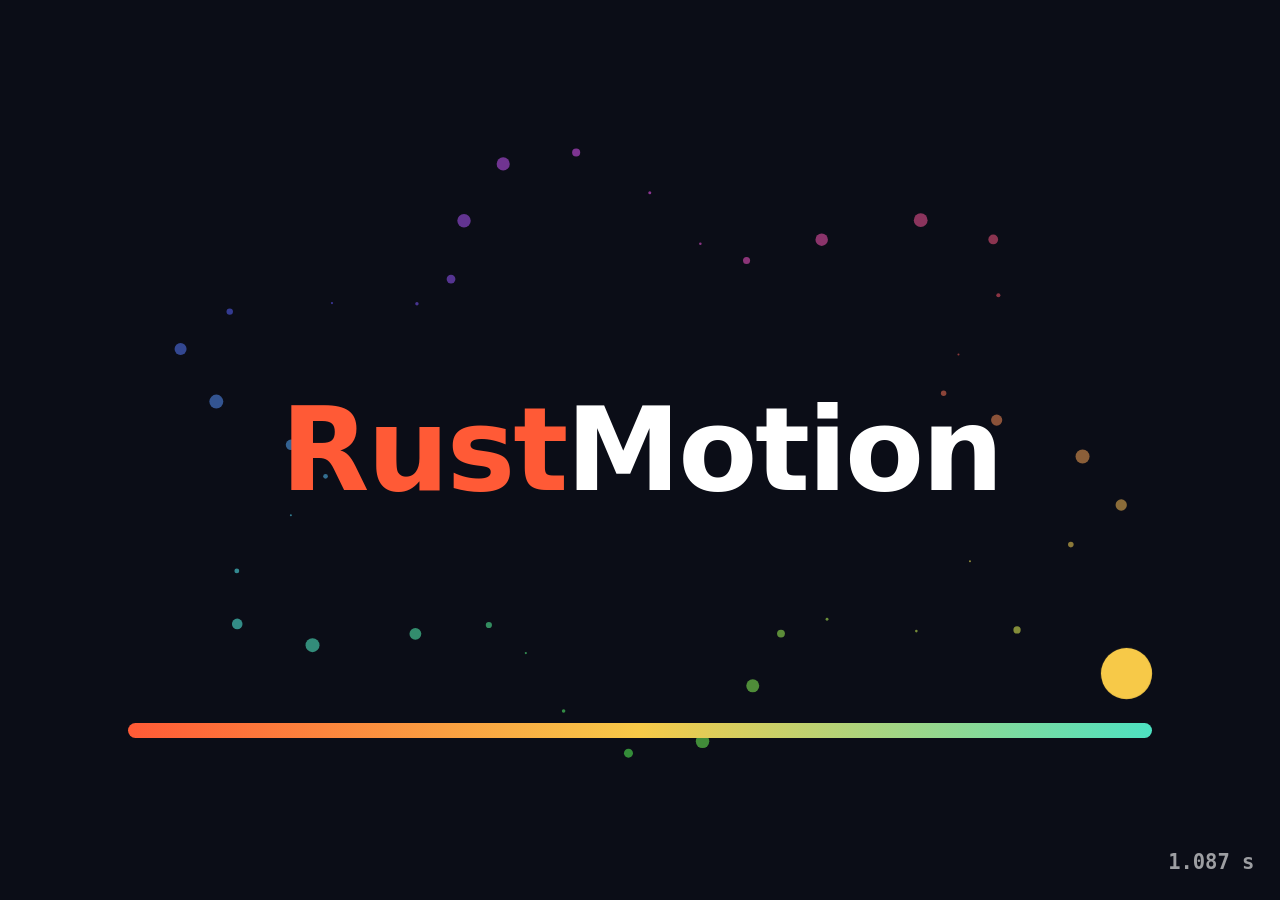
<file: examples/demo.html>
<!doctype html>
<html lang="fr">
<head>
<meta charset="utf-8">
<title>RustMotion — démo</title>
<!-- Réglages lus par RustMotion (optionnels) -->
<meta name="rustmotion:duration" content="6">
<meta name="rustmotion:fps" content="30">
<style>
  :root { --bg: #0b0d17; --a: #ff5a36; --b: #4de1c1; --c: #f7c948; }
  * { box-sizing: border-box; margin: 0; }
  html, body { width: 100%; height: 100%; overflow: hidden; background: var(--bg); font-family: "Segoe UI", system-ui, sans-serif; color: #fff; }
  canvas { position: absolute; inset: 0; width: 100%; height: 100%; }
  .stage { position: absolute; inset: 0; display: grid; place-items: center; }
  h1 { font-size: 9vw; font-weight: 900; letter-spacing: -0.04em; display: flex; gap: .02em; }
  h1 span { display: inline-block; opacity: 0; transform: translateY(60%) rotate(8deg);
            animation: rise .9s cubic-bezier(.2,.9,.2,1.2) forwards; }
  @keyframes rise { to { opacity: 1; transform: none; } }
  .bar { position: absolute; left: 10%; bottom: 18%; height: 1.2vw; width: 80%; border-radius: 1vw;
         background: linear-gradient(90deg, var(--a), var(--c), var(--b)); transform-origin: left;
         animation: grow 4s 1s ease-in-out both; }
  @keyframes grow { from { transform: scaleX(0); } to { transform: scaleX(1); } }
  .tag { position: absolute; top: 12%; font-size: 2.2vw; letter-spacing: .4em; text-transform: uppercase;
         opacity: 0; transform: translateY(-20px); transition: opacity .8s ease, transform .8s ease; }
  .tag.on { opacity: .85; transform: none; }
  .dot { position: absolute; width: 4vw; height: 4vw; border-radius: 50%; background: var(--c); left: 10%; top: 72%; }
  .clock { position: absolute; right: 2vw; bottom: 2vw; font: 600 1.6vw ui-monospace, monospace; opacity: .6; }
</style>
</head>
<body>
<canvas id="c"></canvas>
<div class="stage">
  <div class="tag" id="tag">Rust · Tauri · Leptos</div>
  <h1 id="title"></h1>
  <div class="bar"></div>
  <div class="dot" id="dot"></div>
  <div class="clock" id="clock"></div>
</div>
<script>
  // 1) Lettres animées en CSS avec délais échelonnés
  const word = "RustMotion";
  const h1 = document.getElementById('title');
  [...word].forEach((ch, i) => {
    const s = document.createElement('span');
    s.textContent = ch;
    s.style.animationDelay = (0.25 + i * 0.07) + 's';
    s.style.color = i < 4 ? 'var(--a)' : '#fff';
    h1.appendChild(s);
  });

  // 2) Transition CSS déclenchée par un timer
  setTimeout(() => document.getElementById('tag').classList.add('on'), 1500);

  // 3) Web Animations API enchaînées avec await .finished
  (async () => {
    const dot = document.getElementById('dot');
    const opts = { duration: 1200, easing: 'cubic-bezier(.6,0,.2,1)', fill: 'forwards' };
    await dot.animate([{ left: '10%' }, { left: '86%' }], { ...opts, delay: 1000 }).finished;
    await dot.animate([{ transform: 'scale(1)' }, { transform: 'scale(2.2)', background: '#ff5a36' }], opts).finished;
    dot.animate([{ opacity: 1 }, { opacity: 0 }], { duration: 800, fill: 'forwards' });
  })();

  // 4) Canvas piloté par requestAnimationFrame + performance.now
  const cv = document.getElementById('c'), ctx = cv.getContext('2d');
  const clock = document.getElementById('clock');
  const t0 = performance.now();
  function frame(now) {
    const t = (now - t0) / 1000;
    const w = cv.width = innerWidth * devicePixelRatio, h = cv.height = innerHeight * devicePixelRatio;
    ctx.clearRect(0, 0, w, h);
    for (let i = 0; i < 40; i++) {
      const a = i / 40 * Math.PI * 2 + t * 0.6;
      const r = (0.28 + 0.06 * Math.sin(t * 2 + i)) * Math.min(w, h);
      ctx.beginPath();
      ctx.arc(w / 2 + Math.cos(a) * r * 1.6, h / 2 + Math.sin(a) * r, (4 + 3 * Math.sin(t * 3 + i)) * devicePixelRatio, 0, Math.PI * 2);
      ctx.fillStyle = `hsla(${(i * 9 + t * 60) % 360}, 90%, 65%, .55)`;
      ctx.fill();
    }
    clock.textContent = t.toFixed(3) + ' s';
    requestAnimationFrame(frame);
  }
  requestAnimationFrame(frame);
</script>
</body>
</html>
</file>
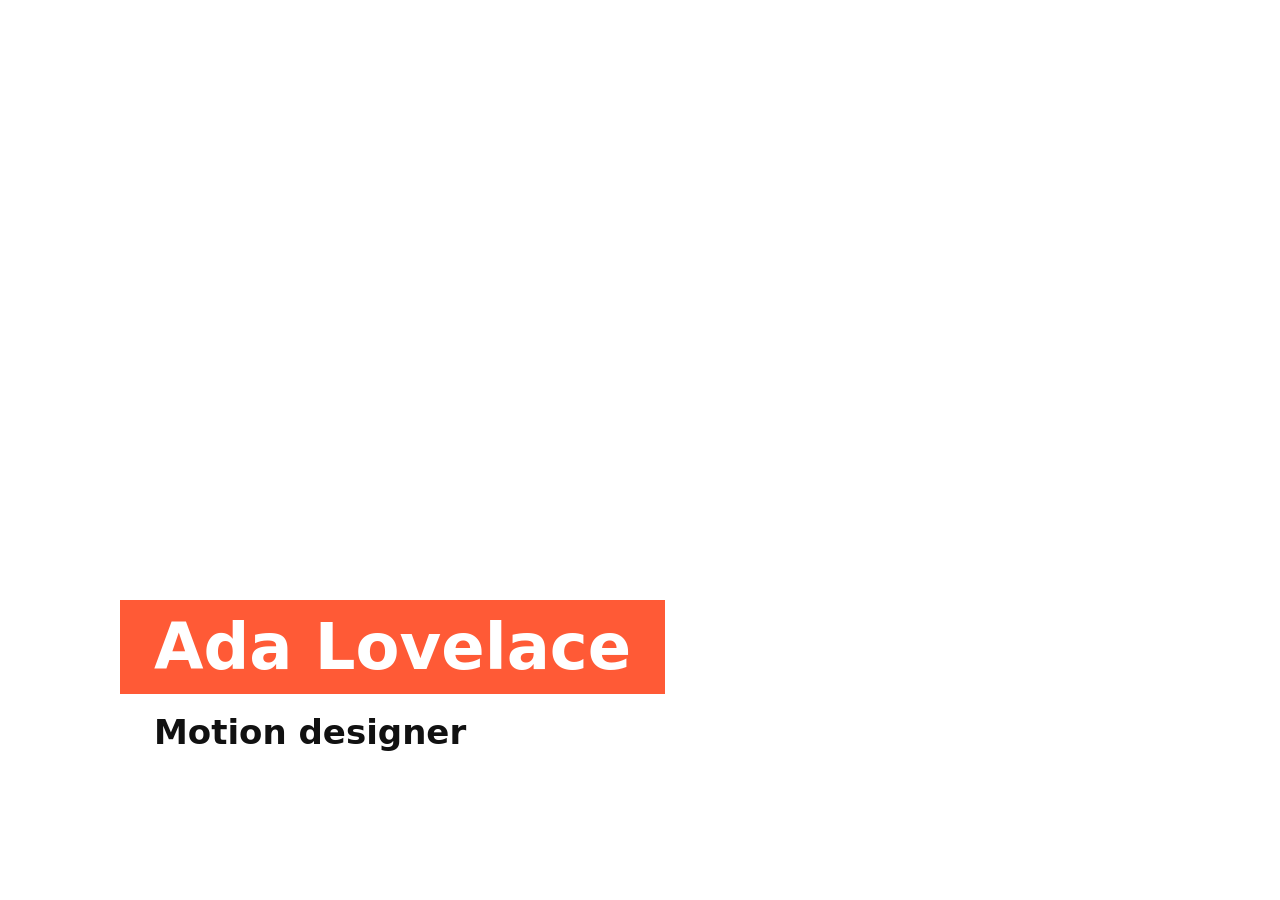
<file: examples/gsap-transparent.html>
<!doctype html>
<html lang="fr">
<head>
<meta charset="utf-8">
<title>Lower third GSAP (fond transparent)</title>
<meta name="rustmotion:width" content="1920">
<meta name="rustmotion:height" content="1080">
<script src="https://cdnjs.cloudflare.com/ajax/libs/gsap/3.12.5/gsap.min.js"></script>
<style>
  html, body { margin: 0; width: 100%; height: 100%; background: transparent; overflow: hidden; font-family: "Segoe UI", system-ui, sans-serif; }
  .lt { position: absolute; left: 120px; bottom: 140px; display: flex; flex-direction: column; gap: 10px; }
  .name { background: #ff5a36; color: #fff; font-size: 64px; font-weight: 800; padding: 10px 34px; clip-path: inset(0 100% 0 0); }
  .role { background: #fff; color: #111; font-size: 34px; font-weight: 600; padding: 8px 34px; align-self: flex-start; clip-path: inset(0 100% 0 0); }
</style>
</head>
<body>
<div class="lt"><div class="name">Ada Lovelace</div><div class="role">Motion designer</div></div>
<script>
  // Timeline GSAP : RustMotion détecte sa durée automatiquement (4 s).
  gsap.timeline()
    .to(".name", { clipPath: "inset(0 0% 0 0)", duration: .7, ease: "power3.out" })
    .to(".role", { clipPath: "inset(0 0% 0 0)", duration: .6, ease: "power3.out" }, "-=.3")
    .to(".lt", { x: 0, duration: 1.6 })
    .to(".lt", { opacity: 0, y: 30, duration: .5, ease: "power2.in" });
</script>
</body>
</html>
</file>
